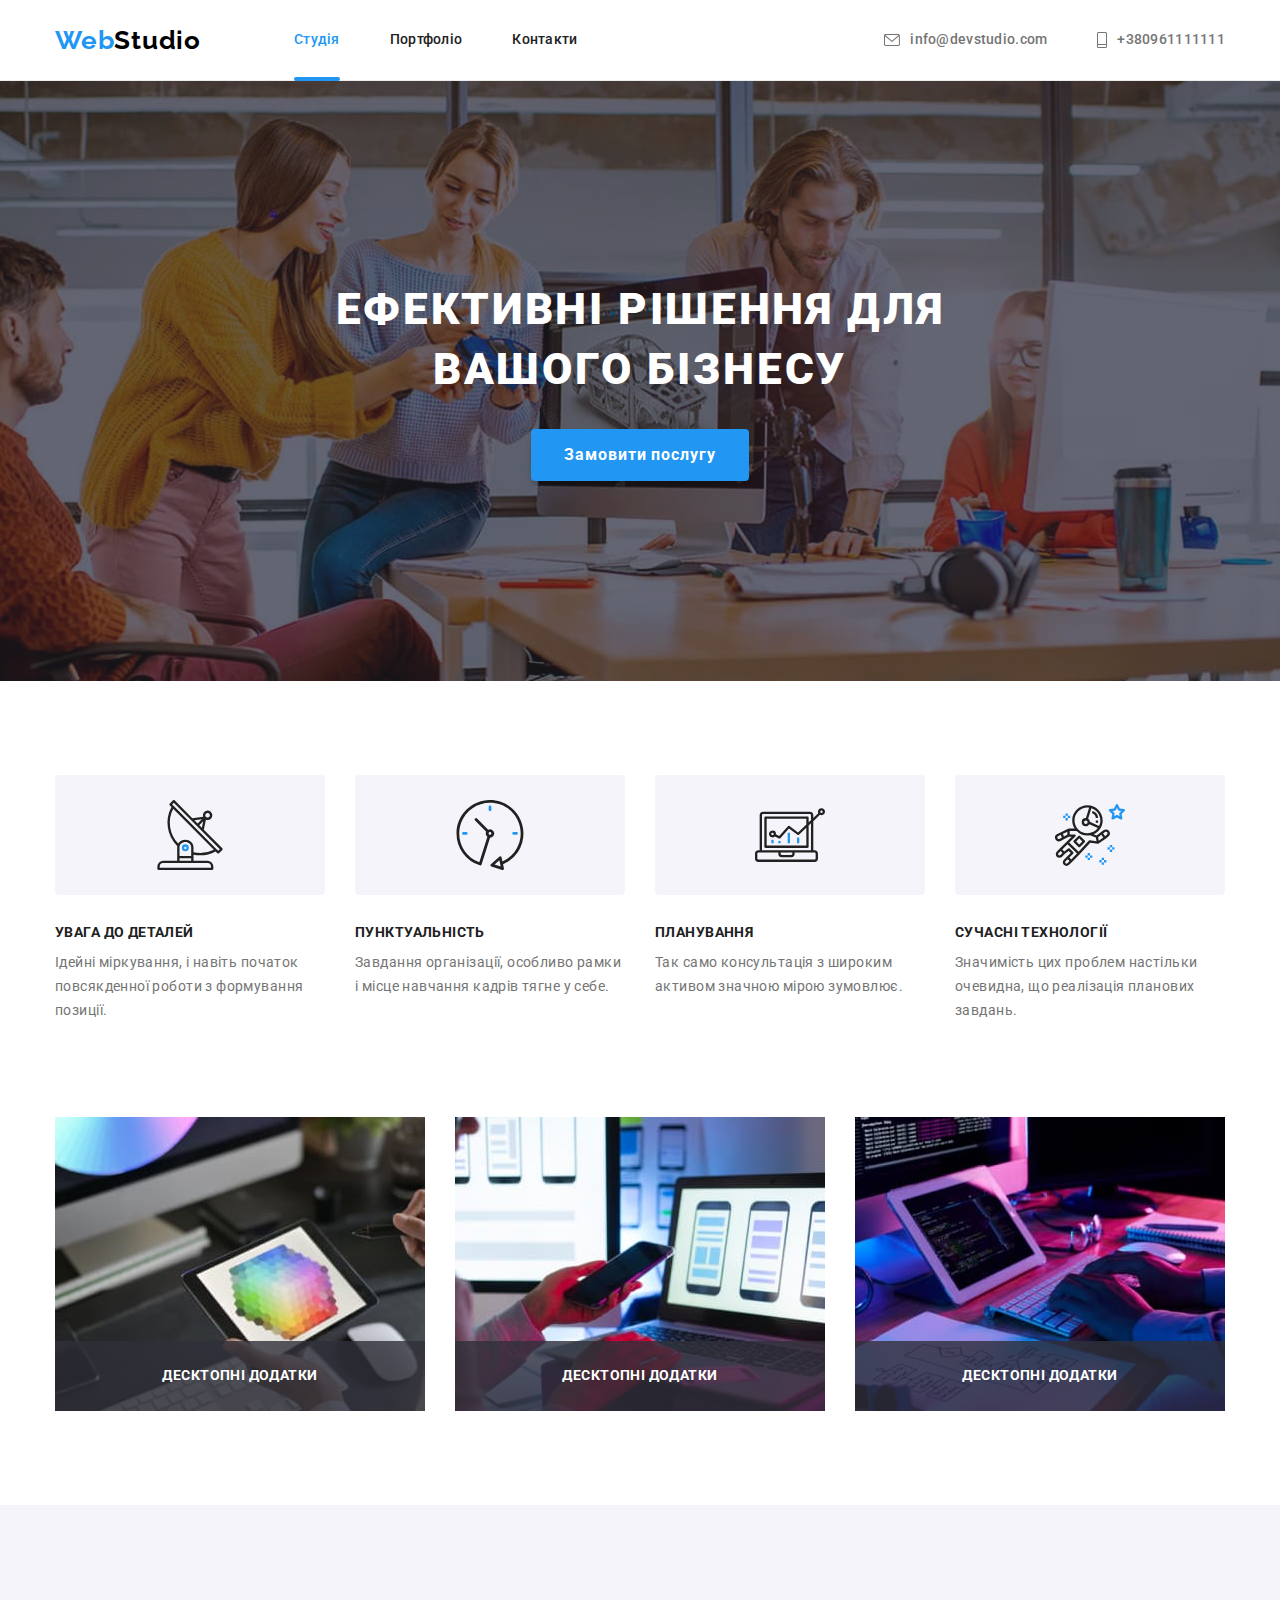
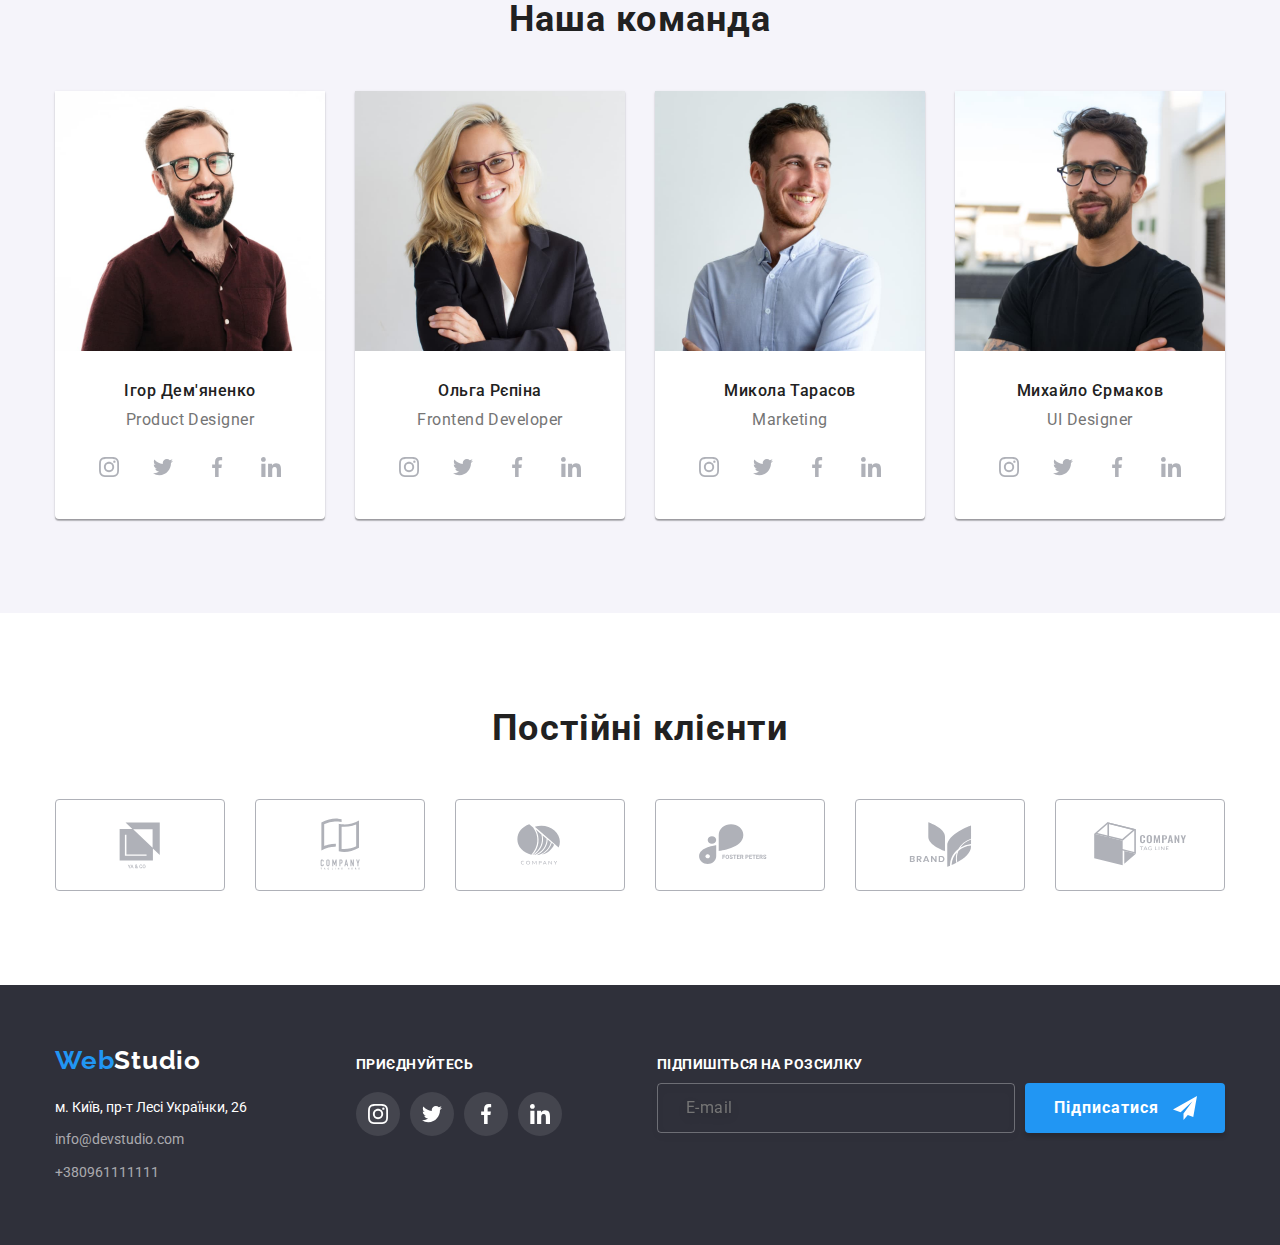
<file: index.html>
<!DOCTYPE html>
<html lang="en">
<head>
    <meta charset="UTF-8">
    <meta http-equiv="X-UA-Compatible" content="IE=edge">
    <meta name="viewport" content="width=device-width, initial-scale=1.0">
    <title>Document</title>
    <link href="https://fonts.googleapis.com/css2?family=Raleway:wght@700&family=Roboto:wght@400;500;700;900&display=swap" rel="stylesheet">
    <link rel="stylesheet" href="https://cdnjs.cloudflare.com/ajax/libs/modern-normalize/1.1.0/modern-normalize.min.css">
    <link rel="stylesheet" href="./css/main.min.css">
</head>
<body>
    <header class="header">
        <div class="container head"> 
           <nav class="head__main">
                <a href="./index.html" class="logo"><span>Web<span class="bg-logo">Studio</span></span></a>  
            <ul class="head__menu">
                <li class="head__item"><a class="menu current" href="index.html">Студія</a></li>
                <li class="head__item"><a class="menu" href="./portfolio.html">Портфоліо</a></li>
                <li class="head__item"><a class="menu" href="Контакти">Контакти</a></li>
            </ul>
             </nav>
        <ul class="head__contacts">
            <li class="head__item">
                <a class="head__link" href="mailto:info@devstudio.com" >
                  <svg class="head__icon"  width="16" height="12">
                      <use href="./img/icons.svg#icon-envelope"></use>
                  </svg>info@devstudio.com
                </a>
            </li>
            <li class="head__item">
                <a class="head__link" href="tel:+380961111111">
                   <svg class="head__icon" width="10" height="16">
                     <use href="./img/icons.svg#icon-Vector"></use>
                   </svg>+380961111111
                </a>
            </li>
         </ul>
         </div> 
        </div>
    </header>
<main>
    <section class="background"> 
        <div class="container block__hiro">
            <h1 class="hero">Ефективні рішення для <br>вашого бізнесу</h1>
             <button type="button" class="hero__button" data-modal-open>Замовити послугу</button>   
    </section>
    <section class="section">
        <div class="container">
             <!-- <h2>Переваги</h2> -->
            <ul class="benefits">
                <li class="benefits__item antenna">
                    <h3 class="benefits__title">УВАГА ДО ДЕТАЛЕЙ</h3>
                    <p class="benefits__text">Ідейні міркування, і навіть початок повсякденної роботи з формування позиції.
                    </p>
                </li>
                <li class="benefits__item clock">
                    <h3 class="benefits__title">ПУНКТУАЛЬНІСТЬ</h3>
                    <p class="benefits__text">Завдання організації, особливо рамки і місце навчання кадрів тягне у себе.
                    </p>
                </li>
                <li class="benefits__item diagram">
                    <h3 class="benefits__title">ПЛАНУВАННЯ</h3>
                    <p class="benefits__text ">Так само консультація з широким активом значною мірою зумовлює.
                    </p>
                </li>
                <li class="benefits__item astronaut">
                    <h3 class="benefits__title">СУЧАСНІ ТЕХНОЛОГІЇ</h3>
                    <p class="benefits__text">Значимість цих проблем настільки очевидна, що реалізація планових завдань.
                    </p>
                </li>
            </ul>
        </div>
    </section> 
    <section class="services"> 
        <div class="container">           
            <ul class="services__list">
                <li class="services__item">
                    <img src="./img/h2/img.jpg" alt="айпад в руці" width="370">
                     <p  class="services__title">Десктопні додатки</p>
                </li>     
                <li class="services__item">
                    <img src="./img/h2/img-2.jpg" alt="Телефон та компьютер" width="370">
                    <p  class="services__title">Десктопні додатки</p>
                </li>
                <li class="services__item">
                    <img src="./img/h2/img-3.jpg" alt="пише код на клавіатурі" width="370">
                   <p  class="services__title">Десктопні додатки</p>
                </li>
            </ul>
        </div> 
   </section>
    <section class="command">
      <div class="container section">
          <h2 class="team-title">Наша команда</h2>
        <ul class="member"> 

              <li class="member__team">
                <img src="./img/h3/img-2.jpg" alt="чоловік в коричневій сорочці" width="270">
                   <div class="member__info">
                      <h3 class="member__title">Ігор Дем'яненко</h3>
                      <p class="member__text">Product Designer</p>
                    <ul class="member__list">

                      <li class="member__item">
                         <a class="member__link" href="">
                             <svg class="member__icon">
                                <use href="./img/icons.svg#icon-instagram"></use>
                             </svg>
                         </a>
                      </li>
                      <li class="member__item">
                         <a class="member__link" href="">
                             <svg class="member__icon">
                                <use href="./img/icons.svg#icon-twitter"></use>
                             </svg>
                         </a>
                     </li>
                     <li class="member__item">
                         <a class="member__link" href="">
                             <svg class="member__icon">
                               <use href="./img/icons.svg#icon-facebook"></use>
                             </svg>
                         </a>
                     </li>
                      <li class="member__item">
                         <a class="member__link" href="">
                             <svg class="member__icon">
                               <use href="./img/icons.svg#icon-linkedin"></use>
                             </svg>
                         </a>
                     </li>
                    </ul>
                 </div>

                <li class="member__team">
                <img src="./img/h3/img.jpg" alt="світловолоса жінка" width="270">
                <div class="member__info">
                    <h3 class="member__title">Ольга Рєпіна</h3>
                    <p class="member__text">Frontend Developer</p>
                    <ul class="member__list"> 

                     <li class="member__item">
                         <a class="member__link" href="">
                             <svg class="member__icon">
                                <use href="./img/icons.svg#icon-instagram"></use>
                            </svg>
                        </a>
                    </li>
                     <li class="member__item">
                         <a class="member__link" href="">
                             <svg class="member__icon">
                                <use href="./img/icons.svg#icon-twitter"></use>
                            </svg>
                        </a>
                    </li>
                    <li class="member__item">
                         <a class="member__link" href="">
                             <svg class="member__icon">
                                <use href="./img/icons.svg#icon-facebook"></use>
                            </svg>
                        </a>
                    </li>
                     <li class="member__item">
                         <a class="member__link" href="">
                             <svg class="member__icon">
                                <use href="./img/icons.svg#icon-linkedin"></use>
                            </svg>
                        </a>
                    </li>
                  </ul>
                </div>
                <li class="member__team">
                    <img src="./img/h3/img-3.jpg" alt="чоловік в голубій сорочці" width="270">
                    <div class="member__info">
                    <h3 class="member__title">Микола Тарасов</h3>
                    <p class="member__text">Marketing</p>
                    <ul class="member__list"> 

                     <li class="member__item">
                         <a class="member__link" href="">
                             <svg class="member__icon">
                                <use href="./img/icons.svg#icon-instagram"></use>
                            </svg>
                        </a>
                    </li>
                    <li class="member__item">
                         <a class="member__link" href="">
                             <svg class="member__icon">
                                <use href="./img/icons.svg#icon-twitter"></use>
                            </svg>
                        </a>
                    </li>
                    <li class="member__item">
                         <a class="member__link" href="">
                             <svg class="member__icon">
                                <use href="./img/icons.svg#icon-facebook"></use>
                            </svg>
                        </a>
                    </li>
                     <li class="member__item">
                         <a class="member__link" href="">
                             <svg class="member__icon">
                                <use href="./img/icons.svg#icon-linkedin"></use>
                            </svg>
                        </a>
                    </li>
                 </ul>
                </div>
                </li>
                <li class="member__team">
                    <img src="./img/h3/img-4.jpg" alt="чоловік у чорній майці" width="270">
                    <div class="member__info">
                        <h3 class="member__title">Михайло Єрмаков</h3>
                        <p class="member__text">UI Designer</p>
                    <ul class="member__list"> 

                     <li class="member__item">
                         <a class="member__link" href="">
                             <svg class="member__icon">
                                <use href="./img/icons.svg#icon-instagram"></use>
                            </svg>
                        </a>
                    </li>
                     <li class="member__item">
                         <a class="member__link" href="">
                             <svg class="member__icon">
                                <use href="./img/icons.svg#icon-twitter"></use>
                            </svg>
                        </a>
                    </li>
                     <li class="member__item">
                         <a class="member__link" href="">
                             <svg class="member__icon">
                                <use href="./img/icons.svg#icon-facebook"></use>
                            </svg>
                        </a>
                    </li>
                     <li class="member__item">
                         <a class="member__link" href="">
                             <svg class="member__icon">
                                <use href="./img/icons.svg#icon-linkedin"></use>
                            </svg>
                        </a>
                     </li>
                   </ul>
                </div>
              </li>
            </ul>
          </div>  
        </section>
     
        <section class="container section">
              <h2 class="clients">Постійні клієнти</h2>
               <ul class="brand">

                <li class="brand__list">
                    <a class="brand__link" href="">
                   <svg class="brand__img">
                    <use href="./img/icons.svg#icon-Client-1"></use>
                   </svg>
                    </a>
                </li>

                <li class="brand__list">
                    <a class="brand__link" href="">
                    <svg class="brand__img">
                        <use class="f"href="./img/icons.svg#icon-Client-2"></use>
                    </svg>
                    </a>
                </li>
                
                <li class="brand__list">
                    <a class="brand__link" href="">
                    <svg class="brand__img">
                        <use href="./img/icons.svg#icon-Client-3"></use>
                    </svg>
                    </a>
                </li>
                <li class="brand__list">
                    <a class="brand__link" href="">
                    <svg class="brand__img">
                        <use href="./img/icons.svg#icon-Client-4"></use>
                    </svg>
                    </a>
                </li>
                <li class="brand__list">
                    <a class="brand__link" href="">
                    <svg class="brand__img">
                        <use href="./img/icons.svg#icon-Client-5"></use>
                    </svg>
                    </a>
                </li>
                <li class="brand__list">
                    <a class="brand__link" href="">
                    <svg class="brand__img">
                        <use href="./img/icons.svg#icon-Client-6"></use>
                    </svg>
                    </a>
                </li>
               </ul>
        </section>
    </main>

    <footer class="footer">
        <div class="container">
          <div class="footer__contain-block">

            <div class="contain-block">
                 <a href="./index.html" class="logo contain-block__logo"><span>Web<span class="bg-logo-footer">Studio</span></span></a>
                <address>
                    <ul class="contain-block__footer-contacts">
                        <li class="footer-contacts__list">
                            <a href="https://goo.gl/maps/AqYwmnDAayiFbczU9" rel="noopener noreferrer" target="_blank"
                            class="footer-contacts__address">м. Київ, пр-т Лесі Українки, 26</a>
                        </li>
                        <li class="footer-contacts__list">
                            <a href="mailto:info@devstudio.com" class="footer-contacts__link">info@devstudio.com</a>
                        </li>
                        <li class="footer-contacts__list">
                            <a href="tel:+380961111111" class="footer-contacts__link">+380961111111</a>
                        </li>
                    </ul>
                </address>
            </div>

            <div class=" footer__social-block">
                <h2 class="social-block__add-up">приєднуйтесь</h2>
                <ul class="social-block">
                    <li class="social-block__item">
                        <a class="social-block__link" href="">
                            <svg class="social-block__icon">
                                <use href="./img/icons.svg#icon-instagram"></use>
                            </svg>
                        </a>
                    </li>
                    <li class="social-block__item">
                        <a class="social-block__link" href="">
                            <svg class="social-block__icon">
                                <use href="./img/icons.svg#icon-twitter"></use>
                            </svg>
                        </a>
                    </li>
                    <li class="social-block__item">
                        <a class="social-block__link" href="">
                            <svg class="social-block__icon">
                                <use href="./img/icons.svg#icon-facebook"></use>
                            </svg>
                        </a>
                    </li>
                    <li class="social-block__item">
                        <a class="social-block__link" href="">
                            <svg class="social-block__icon">
                                <use href="./img/icons.svg#icon-linkedin"></use>
                            </svg>
                        </a>
                    </li>
                </ul>
              </div>
            <div class="telegram">
                        <h2 class="telegram__text">Підпишіться на розсилку</h2>
                    <form class="telegram__form" action>
                        <input  class="telegram__input"type="email" name="email" id="email" placeholder="E-mail" />
                        <button class="telegram__button-footer" type="button">Підписатися</button>
                        <span class="telegram__icon"></span>
                    </form>
              </div>  
            </div>
          </div>
        </div>
       </footer>
       <!-- model windows -->
     


        <div class="backdrop is-hidden" data-modal>
            <div class="modal">
                <button class="modal-close" data-modal-close>
                    <svg class="close">
                       <use href="./img/icons-second.svg#icon-closed" ></use>
                    </svg>
                </button>
                     <h1 class="form__call-me">Залиште свої дані, ми вам передзвонимо</h1>
                <form class="js-speaker-form">
                  <div role="group" class="form">
                    <div class="form__field">
                         <label class="form__label" for="name">Ім'я</label >
                           <div class="form__contain">
                                 <svg class="form__icon" width="18" height="18">
                                    <use href="./img/icons-second.svg#icon-person"></use>
                                 </svg>
                             <input class="form__input" type="name" name="name" id="name" placeholder=" " autofocus />
                           </div>                     
                    </div>
                    <div class="form__field">
                         <label class="form__label" for="tel">Телефон</label>
                            <div class="form__contain">
                                 <svg class="form__icon" width="18" height="18">
                                     <use href="./img/icons-second.svg#icon-phone"></use>
                                 </svg>
                             <input class="form__input" type="tel" name="tel" id="tel" placeholder=" "  />
                            </div>
                    </div>
                    <div class="form__field">
                         <label class="form__label" for="email">Пошта</label>
                           <div class="form__contain">
                                 <svg class="form__icon" width="18" height="18">
                                     <use href="./img/icons-second.svg#icon-email"></use>
                                 </svg>
                             <input class="form__input" type="email" name="email" id="email" placeholder=" " />
                           </div> 
                    </div>
                    <div class="form__comment">
                            <label class="label__comment" for="comment">Коментар</label>
                            <textarea class="textarea__comment" name="comment" id="comment" rows="10" placeholder="Введіть текст"></textarea>
                    </div>
                    <div class="checkbox">
                             <label class="checkbox__label" for="checkbox">
                             <input class="checkbox__input" type="checkbox" name="checkbox" id="checkbox"  />
                             <span class="checkbox__svg"></span> Погоджуюся з розсилкою та приймаю <a class="checkbox__link" href="#">Умови договору</a>
                              </label>
                    </div>
                    <div class="button__madal">
                       <button class="button__modal-text" type="submit">Відправити</button>
                    </div>
               </div>
            </div>
           </div>
        </form> 
        <script>const { height: pegaHeaderHeight } = document
               .querySelector(".page-header")
               .getBoundingClientRect();
               document.body.style.paddingTop = ${pegaHeaderHeight}px ;
           </script>
         <script src="./js/modal.js"></script>
         <script src="./js/menu.js"></script>
   </body>
</html>
</file>
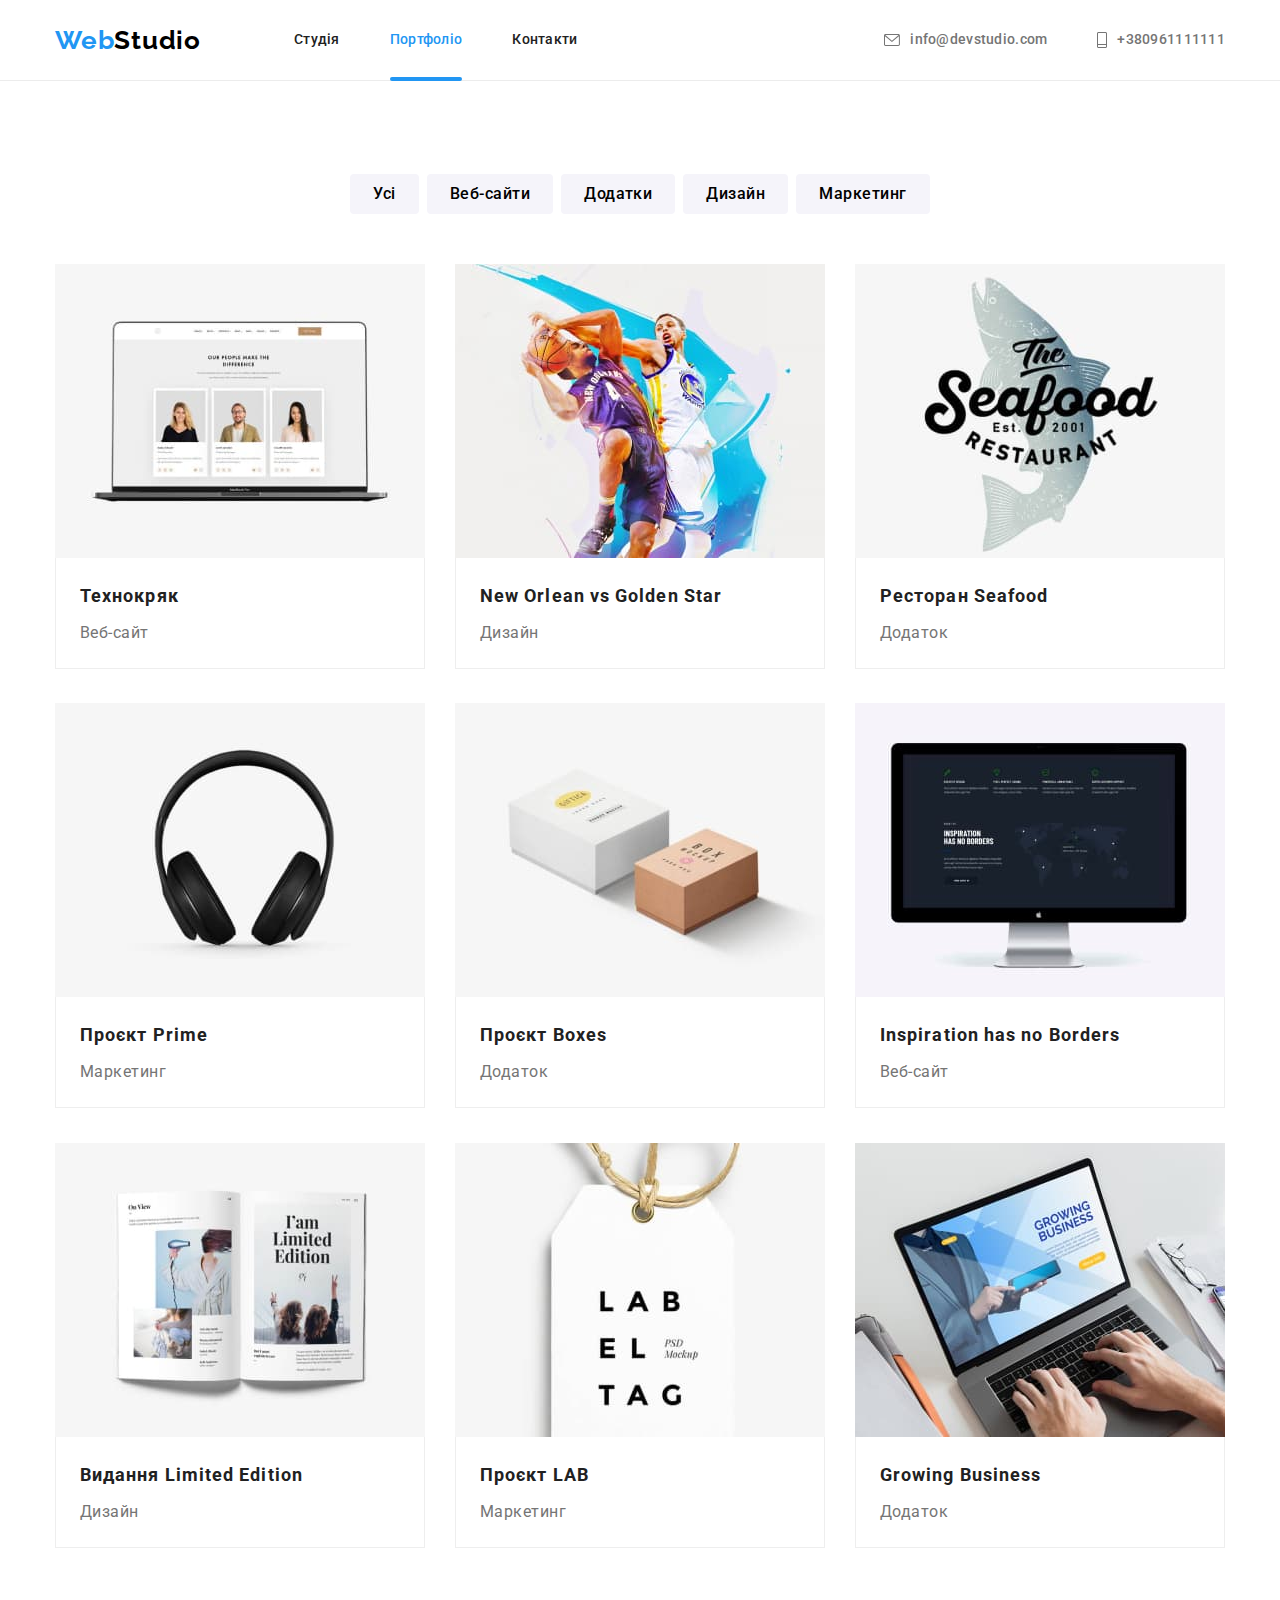
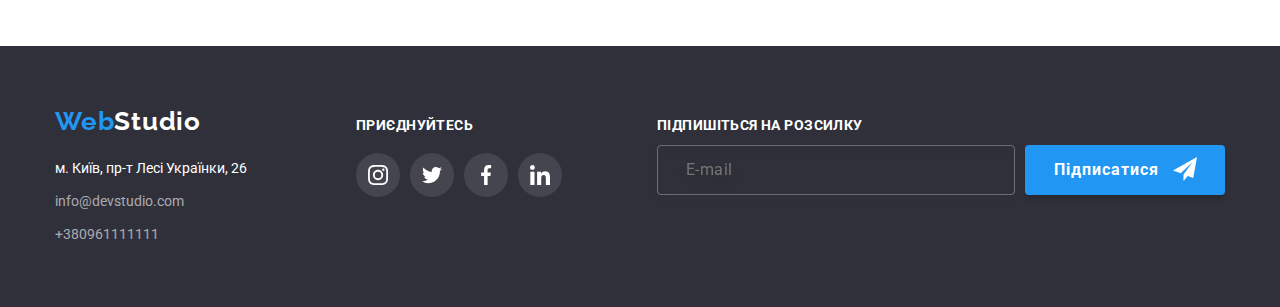
<file: portfolio.html>
<!DOCTYPE html>
<html lang="en">
<head>
    <meta charset="UTF-8">
    <meta http-equiv="X-UA-Compatible" content="IE=edge">
    <meta name="viewport" content="width=device-width, initial-scale=1.0">
    <title>Document</title>
    <link href="https://fonts.googleapis.com/css2?family=Raleway:wght@700&family=Roboto:wght@400;500;700;900&display=swap" rel="stylesheet">
    <link rel="stylesheet" href="https://cdnjs.cloudflare.com/ajax/libs/modern-normalize/1.1.0/modern-normalize.min.css">
    <link rel="stylesheet" href="./css/main.min.css">
</head>
<body>
    <header class="header">
        <div class="container head"> 
           <nav class="head__main">
                   <a href="./index.html" class="logo"><span>Web<span class="bg-logo">Studio</span></span></a>
            <ul class="head__menu">
                <li class="head__item"><a class="menu" href="index.html">Студія</a></li>
                <li class="head__item"><a class="menu current" href="./portfolio.html">Портфоліо</a></li>
                <li class="head__item"><a class="menu" href="Контакти">Контакти</a></li>
            </ul>
           </nav>
        <ul class="head__contacts">
            <li class="head__item">
                <a class="head__link" href="mailto:info@devstudio.com" >
                  <svg class="head__icon"  width="16" height="12">
                      <use href="./img/icons.svg#icon-envelope"></use>
                  </svg>info@devstudio.com
                </a>
            </li>
            <li class="head__item">
                <a class="head__link" href="tel:+380961111111">
                   <svg class="head__icon" width="10" height="16">
                     <use href="./img/icons.svg#icon-Vector"></use>
                   </svg>+380961111111
                </a>
            </li>
        </ul>
        </div>
    </header>
    <main>
    <section class="container section">
        <div class="filter">
        <ul class="filter__list">
            <li class="filter__item">
                <button type="button" class="button">Усі</button>
            </li>
            <li class="filter__item">
                <button type="button" class="button">Веб-сайти</button>
            </li>
            <li class="filter__item">
                <button type="button" class="button">Додатки</button>
            </li>
            <li class="filter__item">
                <button type="button" class="button">Дизайн</button>
            </li>
            <li class="filter__item">
                <button type="button" class="button">Маркетинг</button>
            </li>
        </ul>
        <div>
        </div>
        <ul class="portfolio__list">
            <li class="portfolio__item">
                <a class="portfolio__link" href="">
                    <div class="portfolio__img-wrap">
                              <img src="./img/h4/img.jpg" class="portfolio__img" alt="на компьютере(our people)" width="370">
                        <div class="portfolio__overlay">
                              <p class="portfolio__overlay-text">Ресурс пропонує комплексні пропозиції з різним рівнем функціоналу та сервісів. Все це
                                 дозволить відвідувачу отримати вичерпні відомості про компанію чи приватну особу.</p>
                        </div>
                    </div>
                    <div class="portfolio__info">
                    <h3 class="portfolio__title">Технокряк</h3>
                    <p class="portfolio__text">Веб-сайт</p>
                    </div>
                </a>
            </li>
            <li class="portfolio__item">
                <a class="portfolio__link" href="">
                    <div class="portfolio__img-wrap">
                        <img src="./img/h4/img-2.jpg" class="portfolio-img" alt="два баскетболиста" width="370">
                    <div class="portfolio__overlay">
                        <p class="portfolio__overlay-text">Ресурс пропонує комплексні пропозиції з різним рівнем функціоналу та сервісів. Все це
                        дозволить відвідувачу отримати вичерпні відомості про компанію чи приватну особу.</p>
                    </div>
                    </div>
                    <div class="portfolio__info">
                       <h3 class="portfolio__title">New Orlean vs Golden Star</h3>
                       <p class="portfolio__text">Дизайн</p>
                    </div>
                </a>
            </li>
            <li class="portfolio__item">
                <a class="portfolio__link" href="">
                    <div class="portfolio__img-wrap">
                        <img src="./img/h4/img-3.jpg" class="portfolio-img" alt="логотип" width="370">
                        <div class="portfolio__overlay">
                        <p class="portfolio__overlay-text">Ресурс пропонує комплексні пропозиції з різним рівнем функціоналу та сервісів. Все це
                                дозволить відвідувачу отримати вичерпні відомості про компанію чи приватну особу.</p>
                         </div>
                    </div>
                    <div class="portfolio__info">
                       <h3 class="portfolio__title">Ресторан Seafood</h3>
                       <p class="portfolio__text">Додаток</p>
                    </div>
                </a>
            </li>
            <li class="portfolio__item">
                <a class="portfolio__link" href="#">
                    <div class="portfolio__img-wrap">
                        <img src="./img/h4/img-4.jpg" class="portfolio-img" alt="наушники" width="370">
                        <div class="portfolio__overlay">
                                <p class="portfolio__overlay-text">Ресурс пропонує комплексні пропозиції з різним рівнем функціоналу та сервісів. Все це
                                дозволить відвідувачу отримати вичерпні відомості про компанію чи приватну особу.</p>
                           </div>
                     </div>
                    <div class="portfolio__info">
                       <h3 class="portfolio__title">Проєкт Prime</h3>
                       <p class="portfolio__text">Маркетинг</p>
                    </div>
                </a>
            </li>
            <li class="portfolio__item">
                <a class="portfolio__link" href="">
                    <div class="portfolio__img-wrap">
                        <img src="./img/h4/img-5.jpg" class="portfolio-img" alt="коробка" width="370">
                        <div class="portfolio__overlay">
                        <p class="portfolio__overlay-text">Ресурс пропонує комплексні пропозиції з різним рівнем функціоналу та сервісів. Все це
                                дозволить відвідувачу отримати вичерпні відомості про компанію чи приватну особу.</p>
                        </div>
                    </div>
                    <div class="portfolio__info">
                    <h3 class="portfolio__title">Проєкт Boxes</h3>
                    <p class="portfolio__text">Додаток</p>
                    </div>
                </a>
            </li>
            <li class="portfolio__item">
                <a class="portfolio__link" href="">
                    <div class="portfolio__img-wrap">
                        <img src="./img/h4/img-6.jpg" class="portfolio-img" alt="компьютер" width="370">
                        <div class="portfolio__overlay">
                        <p class="portfolio__overlay-text">Ресурс пропонує комплексні пропозиції з різним рівнем функціоналу та сервісів. Все це
                                дозволить відвідувачу отримати вичерпні відомості про компанію чи приватну особу.</p>
                      </div>
                    </div>
                    <div class="portfolio__info">
                    <h3 class="portfolio__title">Inspiration has no Borders</h3>
                    <p class="portfolio__text">Веб-сайт</p>
                    </div>
                </a>
            </li>
            <li class="portfolio__item">
                <a class="portfolio__link" href="">
                    <div class="portfolio__img-wrap">
                        <img src="./img/h4/img-7.jpg" class="portfolio-img" alt="журнал" width="370">
                    <div class="portfolio__overlay">
                    <p class="portfolio__overlay-text">Ресурс пропонує комплексні пропозиції з різним рівнем функціоналу та сервісів. Все це
                                дозволить відвідувачу отримати вичерпні відомості про компанію чи приватну особу.</p>
                        </div>
                    </div>
                    <div class="portfolio__info">
                    <h3 class="portfolio__title">Видання Limited Edition</h3>
                    <p class="portfolio__text">Дизайн</p>
                    </div>
                </a>
            </li>
            <li class="portfolio__item">
                <a class="portfolio__link" href="">
                    <div class="portfolio__img-wrap">
                        <img src="./img/h4/img-8.jpg" class="portfolio-img" alt="етикетка" width="370">
                        <div class="portfolio__overlay">
                    <p class="portfolio__overlay-text">Ресурс пропонує комплексні пропозиції з різним рівнем функціоналу та сервісів. Все це
                                дозволить відвідувачу отримати вичерпні відомості про компанію чи приватну особу.</p>
                    </div>
                    </div>
                    <div class="portfolio__info">
                    <h3 class="portfolio__title">Проєкт LAB</h3>
                    <p class="portfolio__text">Маркетинг</p>
                    </div>
                </a>
            </li>
            <li class="portfolio__item">
                <a class="portfolio__link" href="">
                    <div class="portfolio__img-wrap">
                        <img src="./img/h4/img-9.jpg" class="portfolio-img" alt="печатає на macbook" width="370">
                        <div class="portfolio__overlay">
                    <p class="portfolio__overlay-text">Ресурс пропонує комплексні пропозиції з різним рівнем функціоналу та сервісів. Все це
                                дозволить відвідувачу отримати вичерпні відомості про компанію чи приватну особу.</p>
                    </div>
                    </div>
                    <div class="portfolio__info">
                    <h3 class="portfolio__title">Growing Business</h3>
                    <p class="portfolio__text">Додаток</p>
                    </div>
                </a>
            </li>
        </ul>
      </div>
   </section>
</main>

<footer class="footer">
    <div class="container">
      <div class="footer__contain-block">

        <div class="contain-block">
             <a href="./index.html" class="logo contain-block__logo"><span>Web<span class="bg-logo-footer">Studio</span></span></a>
            <address>
                <ul class="contain-block__footer-contacts">
                    <li class="footer-contacts__list">
                        <a href="https://goo.gl/maps/AqYwmnDAayiFbczU9" rel="noopener noreferrer" target="_blank"
                        class="footer-contacts__address">м. Київ, пр-т Лесі Українки, 26</a>
                    </li>
                    <li class="footer-contacts__list">
                        <a href="mailto:info@devstudio.com" class="footer-contacts__link">info@devstudio.com</a>
                    </li>
                    <li class="footer-contacts__list">
                        <a href="tel:+380961111111" class="footer-contacts__link">+380961111111</a>
                    </li>
                </ul>
            </address>
        </div>

        <div class=" footer__social-block">
            <h2 class="social-block__add-up">приєднуйтесь</h2>
            <ul class="social-block">
                <li class="social-block__item">
                    <a class="social-block__link" href="">
                        <svg class="social-block__icon">
                            <use href="./img/icons.svg#icon-instagram"></use>
                        </svg>
                    </a>
                </li>
                <li class="social-block__item">
                    <a class="social-block__link" href="">
                        <svg class="social-block__icon">
                            <use href="./img/icons.svg#icon-twitter"></use>
                        </svg>
                    </a>
                </li>
                <li class="social-block__item">
                    <a class="social-block__link" href="">
                        <svg class="social-block__icon">
                            <use href="./img/icons.svg#icon-facebook"></use>
                        </svg>
                    </a>
                </li>
                <li class="social-block__item">
                    <a class="social-block__link" href="">
                        <svg class="social-block__icon">
                            <use href="./img/icons.svg#icon-linkedin"></use>
                        </svg>
                    </a>
                </li>
            </ul>
          </div>
        <div class="telegram">
                    <h2 class="telegram__text">Підпишіться на розсилку</h2>
                <form class="telegram__form" action>
                    <input  class="telegram__input"type="email" name="email" id="email" placeholder="E-mail" />
                    <button class="telegram__button-footer" type="button">Підписатися</button>
                    <span class="telegram__icon"></span>
                </form>
          </div>  
        </div>
      </div>
    </div>
   </footer>
   </body>
</html>
</file>
<file: css/main.min.css>
body{margin:0;padding-top:80px;font-family:Roboto,sans-serif;color:#757575;max-width:100%;overflow-x:hidden}ul,h1,h2,h3,h4,h5,h6,p{list-style:none;padding:0;margin-top:0}body.modal-open{overflow:hidden}.container{max-width:1200px;margin-left:auto;margin-right:auto;padding-left:15px;padding-right:15px}.section{padding-top:94px;padding-bottom:94px}.logo{color:#2196f3;font-family:"Raleway",sans-serif;text-decoration:none;font-weight:700;font-size:26px;line-height:1.19;letter-spacing:.03em;display:inline-flex;align-items:center}.logo .bg-logo{color:#000}.logo .bg-logo-footer{color:#fff}.contain-block__logo{margin-bottom:20px}.header{top:0;left:0;min-height:80px;border-bottom:1px solid #ececec;background-color:#fff;position:fixed;width:100%;z-index:1}.head{position:relative;display:flex;align-items:center}.head__main{display:flex;margin-bottom:0;justify-content:spa}.head__menu{align-items:center;display:flex;margin-bottom:0;margin-left:93px}.head__menu .head__item:not(:last-child){margin-right:50px}.head__menu .menu{padding:32px 0;display:block;color:#212121;font-weight:500;font-size:14px;line-height:1.14;letter-spacing:.02em;text-decoration:none;position:relative;align-items:center;transition:color 250ms cubic-bezier(0.4, 0, 0.2, 1)}.head__menu .menu:focus,.head__menu .menu:hover{color:#2196f3}.head__contacts{display:flex;margin-left:auto;margin-bottom:0}.head__contacts .head__item+.head__item{margin-left:50px}.head__link{display:flex;align-items:center;font-style:normal;padding:32px 0;font-weight:500;font-size:14px;line-height:1.14;letter-spacing:.02em;color:#757575;text-decoration:none;position:relative;transition:color 250ms cubic-bezier(0.4, 0, 0.2, 1)}.head__link:focus,.head__link:hover{color:#2196f3}.head__link:focus .head__icon,.head__link:hover .head__icon{fill:#2196f3}.head__icon{fill:#757575;margin-right:10px;transition:fill 250ms cubic-bezier(0.4, 0, 0.2, 1)}.head__menu .current{color:#2196f3}.current::after{content:"";position:absolute;bottom:-1px;display:block;left:0;width:100%;height:4px;background:#2196f3;border-radius:2px;opacity:1}.background{max-width:1600px;text-align:center;margin-left:auto;margin-right:auto;background-repeat:no-repeat;background-size:cover;background-position:center;background-image:linear-gradient(to right, rgba(47, 48, 58, 0.4), rgba(47, 48, 58, 0.4)),url("../img/header/hero.jpg")}.background{background-color:#2f303a}.block__hiro{padding:200px 0}.hero{font-weight:900;font-size:44px;line-height:1.36;letter-spacing:.06em;text-transform:uppercase;color:#fff;text-align:center}.hero__button{font-weight:700;font-size:16px;line-height:1.87;font-family:inherit;letter-spacing:.06em;color:#fff;background-color:#2196f3;cursor:pointer;padding:10px 32px;min-width:216px;border:1px solid rgba(0,0,0,0);box-shadow:0px 4px 4px rgba(0,0,0,.15);border-radius:4px;transition:color 250ms cubic-bezier(0.4, 0, 0.2, 1)}.hero__button:focus,.hero__button:hover{color:#fff;background:#2196f3}.backdrop{position:fixed;top:0;left:0;width:100%;height:100%;background-color:rgba(0,0,0,.2);opacity:1;z-index:1;transition:all 250ms cubic-bezier(0.4, 0, 0.2, 1)}.backdrop.is-hidden{opacity:0;pointer-events:none}.backdrop.is-hidden .modal{transform:translate(-50%, -50%) scale(0, 9)}.modal{padding:40px;position:absolute;top:50%;left:50%;min-height:581px;min-width:528px;background:#fff;box-shadow:0px 1px 3px rgba(0,0,0,.12),0px 1px 1px rgba(0,0,0,.14),0px 2px 1px rgba(0,0,0,.2);border-radius:4px;transform:translate(-50%, -50%) scale(1)}.form__call-me{font-weight:700;font-size:20px;line-height:23px;text-align:center;letter-spacing:.03em;color:#212121;margin-bottom:12px}.modal-close{width:30px;height:30px;border-radius:50%;position:absolute;top:8px;right:8px;cursor:pointer;background:#fff;border:1px solid rgba(0,0,0,.1);transition:all 250ms cubic-bezier(0.4, 0, 0.2, 1)}.modal-close:hover,.modal-close:focus{fill:#2196f3}.close{width:11px;height:11px;align-items:center;cursor:pointer}textarea{resize:none}.form__field{display:block;margin-bottom:10px}.form__label{display:flex;margin-bottom:4px;font-weight:400;font-size:12px;line-height:1.16;letter-spacing:.01em;color:#757575}.form__contain:focus-within>.form__icon{fill:#2196f3}.form__contain{position:relative;transition:fill 250ms cubic-bezier(0.4, 0, 0.2, 1)}.form__icon{position:absolute;left:15px;top:50%;transform:translateY(-50%);transition:fill 250ms cubic-bezier(0.4, 0, 0.2, 1)}.form__input{width:100%;margin:0px;padding-left:42px;padding-top:11px;padding-bottom:11px;font:inherit;border:1px solid rgba(33,33,33,.2);border-radius:4px}.form__comment{font-family:"Roboto";font-style:normal;font-weight:400;font-size:12px;line-height:14px;letter-spacing:.01em}.label__comment{display:flex;padding-bottom:4px;font-family:"Roboto";font-style:normal;font-weight:400;font-size:12px;line-height:14px;letter-spacing:.01em;color:#757575}.textarea__comment{width:100%;height:120px;padding:12px;border:1px solid rgba(33,33,33,.2);border-radius:4px;margin-bottom:20px}.form__comment textarea::placeholder{color:rgba(117,117,117,.5)}.checkbox{text-align:center;margin-bottom:30px}.checkbox__input{appearance:none}.checkbox__input{font-family:"Roboto";font-style:normal;font-weight:400;font-size:14px;line-height:1.7;letter-spacing:.03em;color:#757575}.checkbox__svg{display:inline-block;width:15px;height:16px;border:1px solid #212121;border-radius:2px;cursor:pointer}.checkbox__input:checked+.checkbox__svg{background-color:#2196f3;background-image:url(../img/done.svg);background-size:contain;background-repeat:no-repeat;background-position:center;background-origin:border-box;border-color:rgba(0,0,0,0)}.checkbox__link{text-decoration:none;color:#2196f3;border-bottom:1px solid #2196f3}.button__madal{display:flex;justify-content:center}.button__modal-text{font-weight:700;font-size:16px;line-height:18.8px;text-align:center;text-align:center;letter-spacing:.06em;color:#fff;min-width:200px;height:50px;border:1px solid rgba(0,0,0,0);background:#2196f3;box-shadow:0px 4px 4px rgba(0,0,0,.15);border-radius:4px;cursor:pointer}.benefits{display:flex;margin-bottom:0;list-style:none}.benefits__item{flex-basis:270px;margin-right:30px}.benefits__item:last-child{margin-right:0px}.benefits__item::before{display:block;content:"";height:120px;background:#f5f4fa;border-radius:4px;background-repeat:no-repeat;background-position:center;margin-bottom:30px}.antenna::before{background-image:url(../img/after_header/antenna\ .svg)}.clock::before{background-image:url(../img/after_header/clock\ .svg)}.diagram::before{background-image:url(../img/after_header/diagram.svg)}.astronaut::before{background-image:url(../img/after_header/astronaut\ .svg)}.benefits__title{margin-bottom:10px;font-weight:700;font-size:14px;line-height:1.14;color:#212121;letter-spacing:.03em}.benefits__text{font-size:14px;line-height:1.71;letter-spacing:.03em;margin-bottom:0}.services{padding-bottom:94px}.services__list{display:flex;margin:0;z-index:-1}.services__list:last-child{margin-right:0;line-height:0}.services__item{display:inline-block;margin-right:30px;position:relative}.services__item:last-child{margin-right:0}.services__title{display:block;font-weight:700;font-size:14px;line-height:1.14;text-align:center;letter-spacing:.03em;text-transform:uppercase;color:#fff;cursor:pointer;width:100%;margin:0;position:absolute;bottom:0px;padding:27px;background:rgba(47,48,58,.8)}.team-title{font-weight:700;font-size:36px;line-height:1.16;text-align:center;letter-spacing:.03em;color:#212121;margin-bottom:50px}.command{background-color:#f5f4fa}.member{display:flex;margin-bottom:0;line-height:0}.member__team{background:#fff;margin-right:30px;box-shadow:0px 1px 3px rgba(0,0,0,.12),0px 1px 1px rgba(0,0,0,.14),0px 2px 1px rgba(0,0,0,.2);border-radius:0px 0px 4px 4px}.member__team:last-child{margin-right:0}.member__info{padding:30px 32px}.member__title{font-weight:500;font-size:16px;line-height:1.19;color:#212121;letter-spacing:.03em;text-align:center;margin-bottom:10px}.member__text{font-size:16px;line-height:1.19;color:#757575;letter-spacing:.03em;text-align:center}.member__list{display:flex;justify-content:center;gap:10px}.member__item{width:44px;height:44px}.member__link{display:flex;border-radius:50%;width:100%;height:100%;justify-content:center;align-items:center;fill:#afb1b8;transition:background-color 250ms,fill 250ms cubic-bezier(0.4, 0, 0.2, 1)}.member__link:focus,.member__link:hover{width:44px;height:44px;fill:#fff;background-color:#2196f3}.member__icon{width:20px;height:20px}.clients{font-weight:700;font-size:36px;line-height:42px;text-align:center;letter-spacing:.03em;color:#212121;margin-bottom:50px}.brand{display:flex;margin-bottom:0px}.brand__list{margin-right:30px}.brand__list:last-child{margin-right:0px}.brand__link{display:block;width:170px;height:92px;border:1px solid;border-color:#afb1b8;border-radius:4px;transition:border-color 250ms cubic-bezier(0.4, 0, 0.2, 1)}.brand__img{width:100%;height:100%;fill:#afb1b8;transition:fill 250ms cubic-bezier(0.4, 0, 0.2, 1)}.brand__link:hover,.brand__link:focus{border-color:#2196f3}.brand__img:hover,.brand__img:focus{fill:#2196f3}.filter__list{display:flex;margin-bottom:50px;justify-content:center}.filter__list .filter__item+.filter__item{margin-left:8px}.button{font-weight:500;font-size:16px;line-height:1.62;cursor:pointer;letter-spacing:.03em;font-family:inherit;border:1px solid rgba(0,0,0,0);border-radius:4px;padding:6px 22px;background-color:#f5f4fa;transition:box-shadow 250ms,background-color 250ms,color 250ms cubic-bezier(0.4, 0, 0.2, 1)}.button:focus,.button:hover{color:#fff;background-color:#2196f3;box-shadow:0px 3px 1px rgba(0,0,0,.1),0px 1px 2px rgba(0,0,0,.08),0px 2px 2px rgba(0,0,0,.12)}.portfolio__list{display:flex;flex-wrap:wrap;margin:-15px}.portfolio__item{margin:15px}.portfolio__link{overflow:hidden;display:inline-block;text-decoration:none;transition:box-shadow 250ms,transform 250ms cubic-bezier(0.4, 0, 0.2, 1)}.portfolio__link:hover{background-color:red;box-shadow:0px 1px 1px rgba(0,0,0,.12),0px 4px 4px rgba(0,0,0,.06),1px 4px 6px rgba(0,0,0,.16)}.portfolio__link:focus .portfolio__overlay,.portfolio__link:hover .portfolio__overlay{opacity:1;transform:translateY(0)}.portfolio__img-wrap{display:flex;position:relative;overflow:hidden}.portfolio__overlay{position:absolute;top:0;left:0;width:100%;height:100%;background:rgba(33,150,243,.9);opacity:1;transform:translateY(100%);transition:transform 250ms cubic-bezier(0.4, 0, 0.2, 1)}.portfolio__overlay p{margin-bottom:0}.portfolio__overlay-text{position:absolute;padding:63px 24px;font-weight:400;font-size:18px;line-height:28px;letter-spacing:.03em;color:#fff}.portfolio__info{background:#fff;position:relative;padding:20px 24px;border:1px solid #eee;border-top:0;cursor:pointer}.portfolio__title{font-weight:700;font-size:18px;line-height:2;color:#212121;letter-spacing:.06em;margin-bottom:4px}.portfolio__text{font-size:16px;line-height:1.88;color:#757575;letter-spacing:.03em;margin-bottom:0}.footer{background-color:#2f303a}.footer__contain-block{display:flex;padding:60px 0;align-items:baseline}.contain-block{margin-right:70px}.contain-block__footer-contacts{display:inline-block;margin-bottom:0}.footer-contacts__list{margin-bottom:9px}.footer-contacts__list:last-child{margin-bottom:0}.footer-contacts__link{font-style:normal;font-weight:400;font-size:14px;line-height:1.7;color:rgba(255,255,255,.6);text-decoration:none;transition:color 250ms cubic-bezier(0.4, 0, 0.2, 1)}.footer-contacts__link:focus,.footer-contacts__link:hover{color:#2196f3}.footer-contacts__address{color:#fff;margin-right:39px;text-decoration:none;font-style:normal;font-weight:400;font-size:14px;line-height:1.7;display:inline-block;transition:color 250ms cubic-bezier(0.4, 0, 0.2, 1)}.footer-contacts__address:hover,.footer-contacts__address:focus{color:#2196f3}.footer__social-block{padding:0;margin:0}.social-block__add-up{font-weight:700;font-size:14px;line-height:16px;letter-spacing:.03em;text-transform:uppercase;color:#fff;margin-bottom:20px}.social-block{display:inline-flex;margin-bottom:0}.social-block__item{margin-right:10px}.social-block__item:last-child{margin-right:0}.social-block__link{margin-right:10px;display:flex;width:44px;height:44px;border-radius:50%;justify-content:center;align-items:center;fill:#fff;background:rgba(255,255,255,.1);transition:background-color 250ms cubic-bezier(0.4, 0, 0.2, 1)}.social-block__link:last-child{margin-right:0}.social-block__link:focus,.social-block__link:hover{background:#2196f3}.social-block__icon{display:flex;width:20px;height:20px;justify-content:center;align-items:center}.subscrition-footer{margin:0}.subscrition{font-weight:700;font-size:14px;line-height:16px;letter-spacing:.03em;text-transform:uppercase;color:#fff}.telegram{display:inline-block;justify-content:flex-end;margin-left:auto}.telegram__form{display:flex;position:relative}.telegram__input{display:inline-block;height:16px;font-weight:400;font-size:16px;line-height:12.5;align-items:center;letter-spacing:.03em;color:rgba(255,255,255,.6)}.telegram__input{display:inline-block;width:358px;height:50px;border:1px solid rgba(255,255,255,.3);filter:drop-shadow(0px 4px 4px rgba(0, 0, 0, 0.15));border-radius:4px;background-color:rgba(0,0,0,0)}.telegram__form input{padding:13px 28px}.telegram__text{font-family:"Roboto";font-style:normal;font-weight:700;font-size:14px;line-height:16px;letter-spacing:.03em;text-transform:uppercase;color:#fff}.telegram__button-footer{width:200px;height:50px;background:#2196f3;box-shadow:0px 4px 4px rgba(0,0,0,.15);border-radius:4px;border:1px solid rgba(0,0,0,0);cursor:pointer;font-weight:700;font-size:16px;line-height:1.9;display:flex;align-items:center;text-align:center;letter-spacing:.06em;margin-left:10px;color:#fff}.telegram__form button{padding:10px 28px}.telegram__icon{position:absolute;cursor:pointer;background-image:url(../img/send.svg);background-repeat:no-repeat;height:24px;width:24px;right:28px;top:25%}.footer__add-up{text-align:center}/*# sourceMappingURL=main.min.css.map */
</file>
